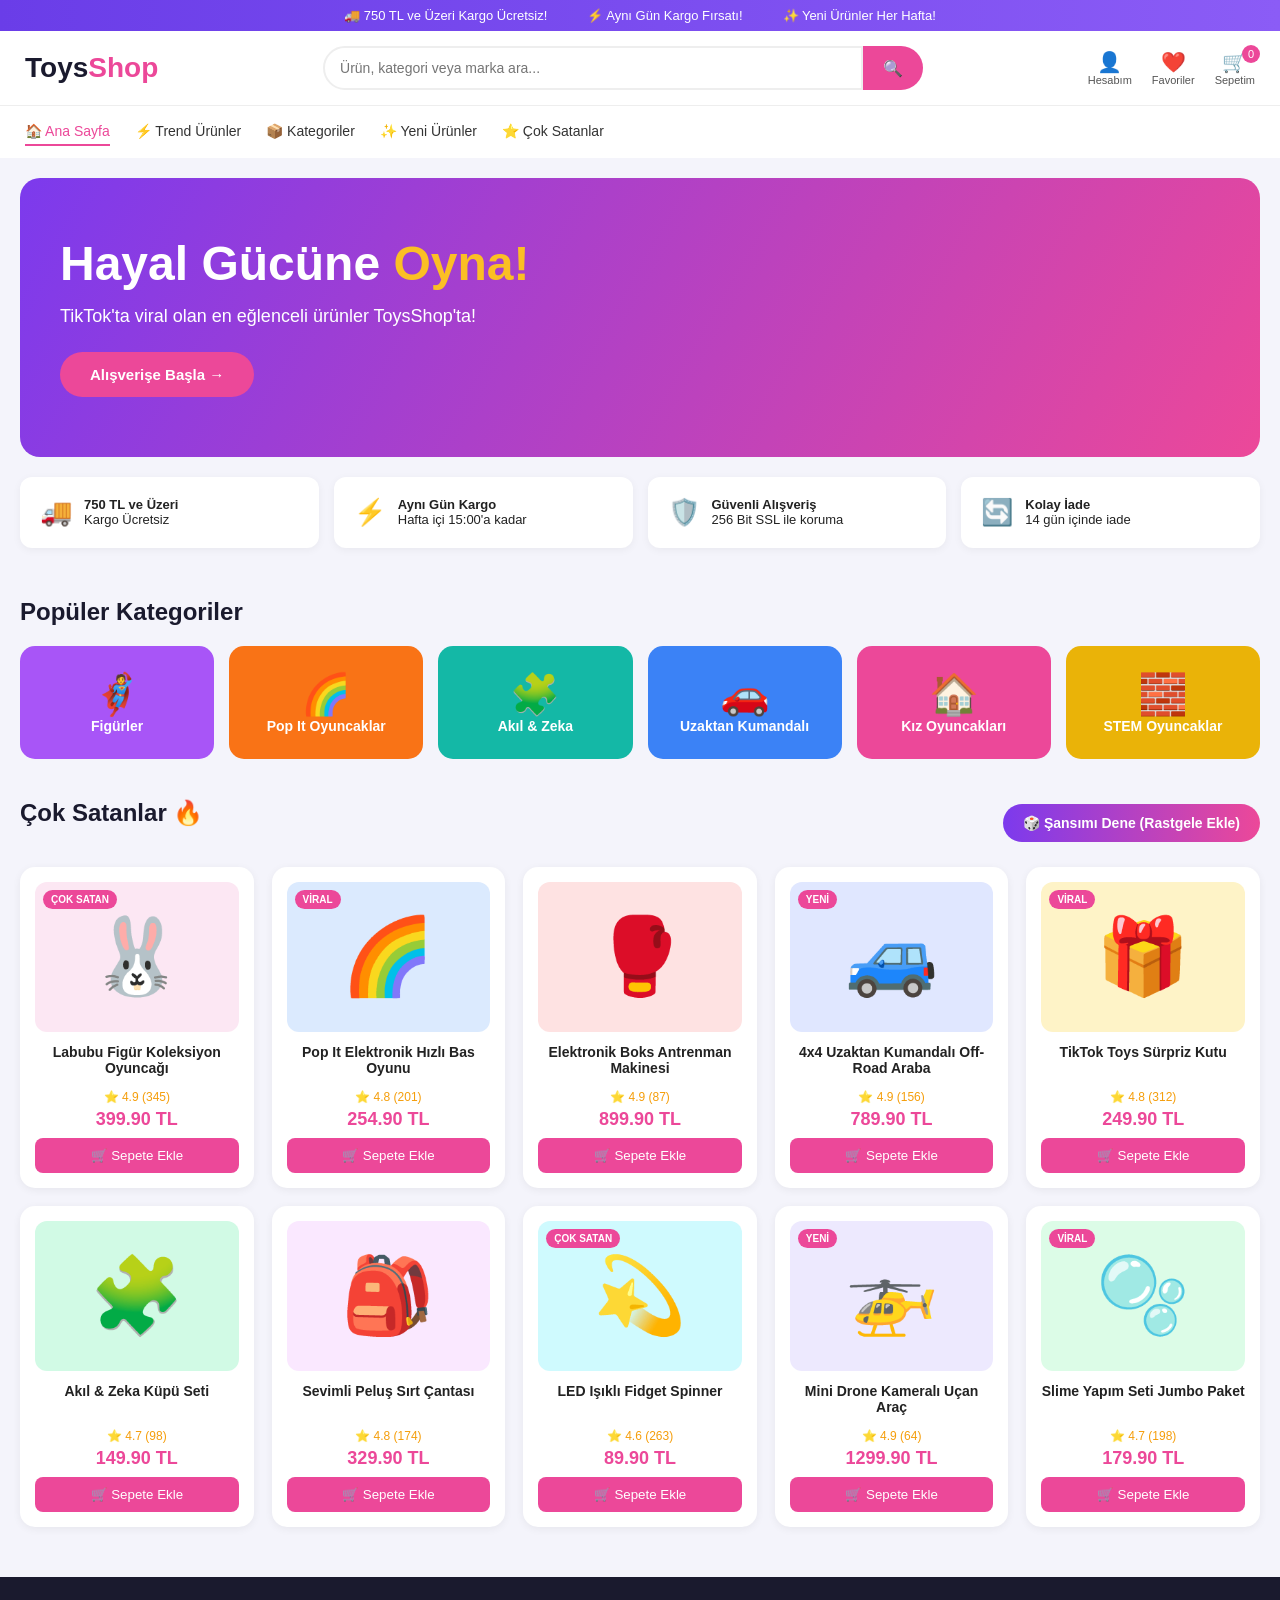
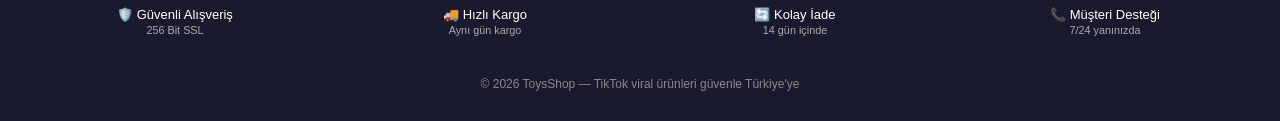
<file: index.html>
<!DOCTYPE html>
<html lang="tr">
<head>
<meta charset="UTF-8">
<meta name="viewport" content="width=device-width, initial-scale=1.0">
<title>ToysShop - Hayal Gücüne Oyna!</title>
<meta name="description" content="TikTok'ta viral olan en eğlenceli ürünler yurtdışından Türkiye'ye ucuz ve güvenli!">
<link rel="stylesheet" href="style.css">
</head>
<body>

<!-- Üst şerit -->
<div class="topbar">
  <span>🚚 750 TL ve Üzeri Kargo Ücretsiz!</span>
  <span>⚡ Aynı Gün Kargo Fırsatı!</span>
  <span>✨ Yeni Ürünler Her Hafta!</span>
</div>

<!-- Header -->
<header class="header">
  <div class="logo">Toys<span>Shop</span></div>
  <div class="search-box">
    <input type="text" id="searchInput" placeholder="Ürün, kategori veya marka ara...">
    <button onclick="aramaYap()">🔍</button>
  </div>
  <div class="header-icons">
    <div class="icon-item" onclick="hesapAc()">👤<small>Hesabım</small></div>
    <div class="icon-item">❤️<small>Favoriler</small></div>
    <div class="icon-item" onclick="sepetiAc()">🛒<span class="badge" id="sepetSayi">0</span><small>Sepetim</small></div>
  </div>
</header>

<!-- Menü -->
<nav class="menu">
  <a href="#" class="active">🏠 Ana Sayfa</a>
  <a href="#trend">⚡ Trend Ürünler</a>
  <a href="#kategoriler">📦 Kategoriler</a>
  <a href="#urunler">✨ Yeni Ürünler</a>
  <a href="#cok-satan">⭐ Çok Satanlar</a>
</nav>

<!-- Hero -->
<section class="hero">
  <div class="hero-text">
    <h1>Hayal Gücüne <span>Oyna!</span></h1>
    <p>TikTok'ta viral olan en eğlenceli ürünler ToysShop'ta!</p>
    <a href="#urunler" class="btn">Alışverişe Başla →</a>
  </div>
</section>

<!-- Avantajlar -->
<section class="features">
  <div class="feature"><div class="fi">🚚</div><div><strong>750 TL ve Üzeri</strong><br>Kargo Ücretsiz</div></div>
  <div class="feature"><div class="fi">⚡</div><div><strong>Aynı Gün Kargo</strong><br>Hafta içi 15:00'a kadar</div></div>
  <div class="feature"><div class="fi">🛡️</div><div><strong>Güvenli Alışveriş</strong><br>256 Bit SSL ile koruma</div></div>
  <div class="feature"><div class="fi">🔄</div><div><strong>Kolay İade</strong><br>14 gün içinde iade</div></div>
</section>

<!-- Kategoriler -->
<section id="kategoriler" class="section">
  <h2>Popüler Kategoriler</h2>
  <div class="kategori-grid" id="kategoriGrid"></div>
</section>

<!-- Ürünler -->
<section id="urunler" class="section">
  <div class="bolum-bas">
    <h2>Çok Satanlar 🔥</h2>
    <button class="rastgele-btn" onclick="rastgeleEkle()">🎲 Şansımı Dene (Rastgele Ekle)</button>
  </div>
  <div class="urun-grid" id="urunGrid"></div>
</section>

<!-- Footer -->
<footer class="footer">
  <div class="footer-item">🛡️ Güvenli Alışveriş<br><small>256 Bit SSL</small></div>
  <div class="footer-item">🚚 Hızlı Kargo<br><small>Aynı gün kargo</small></div>
  <div class="footer-item">🔄 Kolay İade<br><small>14 gün içinde</small></div>
  <div class="footer-item">📞 Müşteri Desteği<br><small>7/24 yanınızda</small></div>
  <p class="copyright">© 2026 ToysShop — TikTok viral ürünleri güvenle Türkiye'ye</p>
</footer>

<!-- Hesap Aç / Giriş modalı (sadece görünüm, çalışmaz) -->
<div class="hesap-modal" id="hesapModal">
  <div class="hesap-kutu">
    <button class="hesap-kapat" onclick="hesapKapat()">✕</button>
    <div class="hesap-logo">Toys<span>Shop</span></div>

    <div class="hesap-tab">
      <button class="tab-btn aktif" onclick="hesapTab('giris')" id="tabGiris">Giriş Yap</button>
      <button class="tab-btn" onclick="hesapTab('kayit')" id="tabKayit">Hesap Aç</button>
    </div>

    <!-- Giriş formu -->
    <div id="girisForm">
      <input type="email" placeholder="E-posta adresin">
      <input type="password" placeholder="Şifren">
      <button class="hesap-btn">Giriş Yap</button>
      <p class="hesap-alt">Şifreni mi unuttun?</p>
    </div>

    <!-- Kayıt formu -->
    <div id="kayitForm" style="display:none">
      <input type="text" placeholder="Ad Soyad">
      <input type="email" placeholder="E-posta adresin">
      <input type="tel" placeholder="Telefon numaran">
      <input type="password" placeholder="Şifre belirle">
      <button class="hesap-btn">Hesap Oluştur</button>
      <p class="hesap-alt">Hesap açarak kullanım koşullarını kabul edersin.</p>
    </div>
  </div>
</div>

<!-- Sepet paneli -->
<div class="sepet-panel" id="sepetPanel">
  <div class="sepet-header">
    <h3>Sepetim</h3>
    <button onclick="sepetiKapat()">✕</button>
  </div>
  <div id="sepetIcerik"></div>
  <div class="sepet-toplam">Toplam: <span id="sepetToplam">0</span> TL</div>
  <button class="btn full">Alışverişi Tamamla</button>
</div>
<div class="overlay" id="overlay" onclick="sepetiKapat()"></div>

<script src="urunler.js"></script>
<script src="script.js"></script>
</body>
</html>
</file>
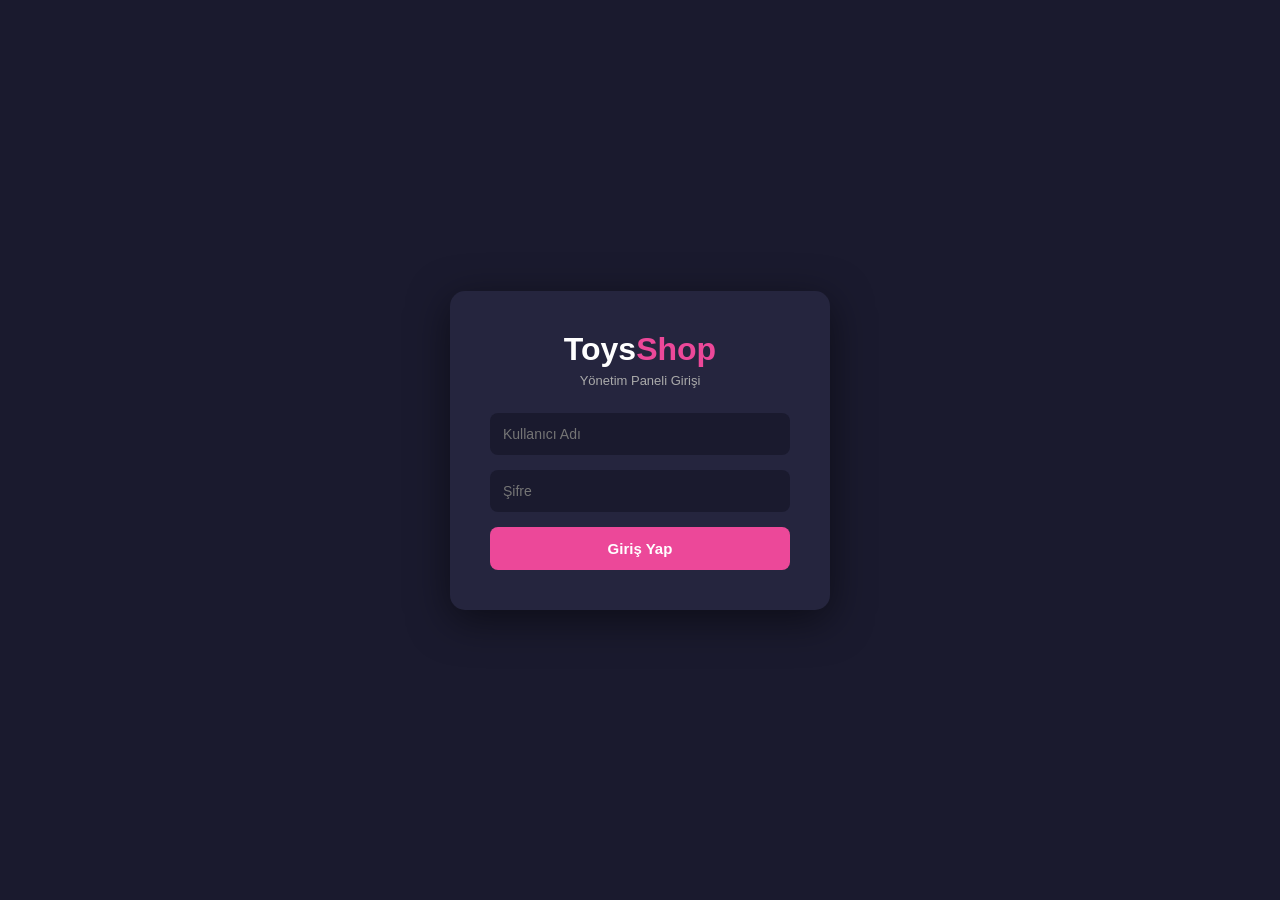
<file: admin/index.html>
<!DOCTYPE html>
<html lang="tr">
<head>
<meta charset="UTF-8">
<meta name="viewport" content="width=device-width, initial-scale=1.0">
<title>ToysShop Admin</title>
<meta name="robots" content="noindex, nofollow">
<style>
* { margin:0; padding:0; box-sizing:border-box; font-family:'Segoe UI',Arial,sans-serif; }
body { background:#1a1a2e; color:#fff; min-height:100vh; }

/* Login ekranı */
.login-wrap {
  display:flex; align-items:center; justify-content:center; min-height:100vh; padding:20px;
}
.login-box {
  background:#25253e; padding:40px; border-radius:15px; width:100%; max-width:380px;
  box-shadow:0 10px 40px rgba(0,0,0,.5);
}
.login-box h1 { text-align:center; margin-bottom:5px; }
.login-box h1 span { color:#ec4899; }
.login-box p { text-align:center; color:#aaa; margin-bottom:25px; font-size:13px; }
.login-box input {
  width:100%; padding:13px; margin-bottom:15px; border:none; border-radius:8px;
  background:#1a1a2e; color:#fff; font-size:14px;
}
.login-box button {
  width:100%; padding:13px; background:#ec4899; color:#fff; border:none;
  border-radius:8px; cursor:pointer; font-weight:bold; font-size:15px;
}
.hata { color:#ef4444; text-align:center; font-size:13px; margin-bottom:10px; display:none; }

/* Panel */
.panel { display:none; padding:25px; max-width:1000px; margin:0 auto; }
.panel-head {
  display:flex; justify-content:space-between; align-items:center; margin-bottom:25px;
  flex-wrap:wrap; gap:10px;
}
.panel-head h1 span { color:#ec4899; }
.cikis { background:#ef4444; color:#fff; border:none; padding:10px 18px; border-radius:8px; cursor:pointer; }

.form-kart, .liste-kart {
  background:#25253e; padding:25px; border-radius:12px; margin-bottom:25px;
}
.form-kart h2, .liste-kart h2 { margin-bottom:18px; font-size:18px; }
.form-satir { display:grid; grid-template-columns:repeat(3,1fr); gap:12px; margin-bottom:12px; }
.form-satir input {
  padding:11px; border:none; border-radius:8px; background:#1a1a2e; color:#fff; font-size:14px;
}
.ekle-btn { background:#22c55e; color:#fff; border:none; padding:12px 25px; border-radius:8px; cursor:pointer; font-weight:bold; }

table { width:100%; border-collapse:collapse; }
th, td { padding:12px; text-align:left; border-bottom:1px solid #333; font-size:14px; }
th { color:#aaa; }
.sil-btn { background:#ef4444; color:#fff; border:none; padding:6px 12px; border-radius:6px; cursor:pointer; }

@media (max-width:600px){ .form-satir{ grid-template-columns:1fr; } table{ font-size:12px; } }
</style>
</head>
<body>

<!-- LOGIN -->
<div class="login-wrap" id="loginWrap">
  <div class="login-box">
    <h1>Toys<span>Shop</span></h1>
    <p>Yönetim Paneli Girişi</p>
    <div class="hata" id="hata">Kullanıcı adı veya şifre hatalı!</div>
    <input type="text" id="kadi" placeholder="Kullanıcı Adı">
    <input type="password" id="sifre" placeholder="Şifre">
    <button onclick="girisYap()">Giriş Yap</button>
  </div>
</div>

<!-- PANEL -->
<div class="panel" id="panel">
  <div class="panel-head">
    <h1>Toys<span>Shop</span> Yönetim</h1>
    <button class="cikis" onclick="cikisYap()">Çıkış Yap</button>
  </div>

  <div class="form-kart">
    <h2>➕ Yeni Ürün Ekle</h2>
    <div class="form-satir">
      <input type="text" id="yAd" placeholder="Ürün adı">
      <input type="number" id="yFiyat" placeholder="Fiyat (TL)">
      <input type="text" id="yEmoji" placeholder="Emoji (örn 🎮)">
    </div>
    <div class="form-satir">
      <input type="number" id="yPuan" placeholder="Puan (örn 4.8)" step="0.1">
      <input type="number" id="yYorum" placeholder="Yorum sayısı">
      <input type="text" id="yKategori" placeholder="Kategori">
    </div>
    <button class="ekle-btn" onclick="urunEkle()">Ürünü Ekle</button>
  </div>

  <div class="liste-kart">
    <h2>📦 Mevcut Ürünler</h2>
    <table>
      <thead><tr><th>Ürün</th><th>Fiyat</th><th>Puan</th><th></th></tr></thead>
      <tbody id="urunTablo"></tbody>
    </table>
  </div>
</div>

<script src="../urunler.js"></script>
<script>
// ==== GİRİŞ BİLGİLERİ ====
const ADMIN_KADI = "HasanK";
const ADMIN_SIFRE = "Hasan1245";

// Oturum kontrolü
if (sessionStorage.getItem('toysshop_admin') === 'ok') {
  gosterPanel();
}

function girisYap() {
  const k = document.getElementById('kadi').value;
  const s = document.getElementById('sifre').value;
  if (k === ADMIN_KADI && s === ADMIN_SIFRE) {
    sessionStorage.setItem('toysshop_admin', 'ok');
    gosterPanel();
  } else {
    document.getElementById('hata').style.display = 'block';
  }
}
function cikisYap() {
  sessionStorage.removeItem('toysshop_admin');
  location.reload();
}
function gosterPanel() {
  document.getElementById('loginWrap').style.display = 'none';
  document.getElementById('panel').style.display = 'block';
  tabloCiz();
}

function tabloCiz() {
  const liste = urunleriGetir();
  document.getElementById('urunTablo').innerHTML = liste.map(u =>
    `<tr>
      <td>${u.emoji} ${u.ad}</td>
      <td>${u.fiyat.toFixed(2)} TL</td>
      <td>⭐ ${u.puan}</td>
      <td><button class="sil-btn" onclick="urunSil(${u.id})">Sil</button></td>
    </tr>`).join('');
}

function urunEkle() {
  const ad = document.getElementById('yAd').value.trim();
  const fiyat = parseFloat(document.getElementById('yFiyat').value);
  if (!ad || !fiyat) { alert('Ürün adı ve fiyat zorunlu!'); return; }
  const liste = urunleriGetir();
  liste.push({
    id: Date.now(),
    ad: ad,
    fiyat: fiyat,
    emoji: document.getElementById('yEmoji').value || '🎁',
    puan: parseFloat(document.getElementById('yPuan').value) || 5.0,
    yorum: parseInt(document.getElementById('yYorum').value) || 0,
    kategori: document.getElementById('yKategori').value || 'Genel'
  });
  urunleriKaydet(liste);
  tabloCiz();
  document.querySelectorAll('.form-satir input').forEach(i => i.value = '');
  alert('Ürün eklendi! ✅');
}

function urunSil(id) {
  if (!confirm('Bu ürün silinsin mi?')) return;
  urunleriKaydet(urunleriGetir().filter(u => u.id !== id));
  tabloCiz();
}
</script>
</body>
</html>
</file>
<file: style.css>
* { margin:0; padding:0; box-sizing:border-box; }
body { font-family:'Segoe UI',Arial,sans-serif; background:#f4f4fb; color:#222; }

/* Üst şerit */
.topbar {
  background:linear-gradient(90deg,#6a3de8,#8b5cf6);
  color:#fff; display:flex; justify-content:center; gap:40px;
  padding:8px 15px; font-size:13px; flex-wrap:wrap;
}

/* Header */
.header {
  display:flex; align-items:center; justify-content:space-between;
  padding:15px 25px; background:#fff; gap:20px; flex-wrap:wrap;
}
.logo { font-size:28px; font-weight:bold; color:#1a1a2e; }
.logo span { color:#ec4899; }
.search-box { flex:1; display:flex; min-width:200px; max-width:600px; }
.search-box input {
  flex:1; padding:12px 15px; border:2px solid #eee;
  border-radius:25px 0 0 25px; outline:none; font-size:14px;
}
.search-box button {
  background:#ec4899; color:#fff; border:none; padding:0 20px;
  border-radius:0 25px 25px 0; cursor:pointer; font-size:16px;
}
.header-icons { display:flex; gap:20px; }
.icon-item {
  display:flex; flex-direction:column; align-items:center;
  font-size:20px; cursor:pointer; position:relative;
}
.icon-item small { font-size:11px; color:#555; }
.badge {
  position:absolute; top:-5px; right:-5px; background:#ec4899;
  color:#fff; border-radius:50%; width:18px; height:18px;
  font-size:11px; display:flex; align-items:center; justify-content:center;
}

/* Menü */
.menu {
  display:flex; gap:25px; padding:12px 25px; background:#fff;
  border-top:1px solid #eee; overflow-x:auto;
}
.menu a {
  text-decoration:none; color:#333; font-size:14px;
  white-space:nowrap; padding:5px 0; font-weight:500;
}
.menu a.active { color:#ec4899; border-bottom:2px solid #ec4899; }

/* Hero */
.hero {
  margin:20px; border-radius:20px; padding:60px 40px;
  background:linear-gradient(120deg,#7c3aed,#ec4899);
  color:#fff;
}
.hero-text h1 { font-size:48px; line-height:1.1; }
.hero-text h1 span { color:#fbbf24; }
.hero-text p { margin:15px 0 25px; font-size:18px; }
.btn {
  display:inline-block; background:#ec4899; color:#fff;
  padding:14px 30px; border-radius:30px; text-decoration:none;
  font-weight:bold; border:none; cursor:pointer; font-size:15px;
}
.btn.full { width:100%; margin-top:15px; }

/* Avantajlar */
.features {
  display:grid; grid-template-columns:repeat(4,1fr); gap:15px;
  padding:0 20px; margin-bottom:30px;
}
.feature {
  background:#fff; padding:20px; border-radius:12px;
  display:flex; align-items:center; gap:12px; font-size:13px;
  box-shadow:0 2px 8px rgba(0,0,0,.05);
}
.fi { font-size:26px; }

/* Bölümler */
.section { padding:20px; }
.section h2 { margin-bottom:20px; color:#1a1a2e; }

/* Kategori */
.kategori-grid {
  display:grid; grid-template-columns:repeat(6,1fr); gap:15px;
}
.kategori-card {
  border-radius:15px; padding:25px 10px; text-align:center;
  color:#fff; font-weight:bold; cursor:pointer; font-size:14px;
}

/* Ürün */
.urun-grid {
  display:grid; grid-template-columns:repeat(5,1fr); gap:18px;
}
.urun-card {
  background:#fff; border-radius:15px; padding:15px;
  box-shadow:0 2px 8px rgba(0,0,0,.06); text-align:center;
}
.urun-gorsel {
  position:relative; width:100%; height:150px; border-radius:12px;
  display:flex; align-items:center; justify-content:center; margin-bottom:12px;
  overflow:hidden;
}
.urun-emoji { font-size:75px; }
.rozet {
  position:absolute; top:8px; left:8px; background:#ec4899; color:#fff;
  font-size:10px; font-weight:bold; padding:4px 8px; border-radius:20px;
}
.urun-card h4 { font-size:14px; margin-bottom:8px; min-height:38px; }
.fiyat { color:#ec4899; font-weight:bold; font-size:18px; }
.puan { color:#f59e0b; font-size:12px; margin:5px 0; }
.urun-card button {
  background:#ec4899; color:#fff; border:none; padding:10px;
  border-radius:8px; width:100%; cursor:pointer; margin-top:8px;
}

/* Footer */
.footer {
  background:#1a1a2e; color:#fff; padding:30px;
  display:grid; grid-template-columns:repeat(4,1fr); gap:20px;
  text-align:center; font-size:13px; margin-top:30px;
}
.footer small { color:#aaa; }
.copyright { grid-column:1/-1; margin-top:20px; color:#888; font-size:12px; }

/* Sepet */
.sepet-panel {
  position:fixed; top:0; right:-400px; width:350px; height:100%;
  background:#fff; box-shadow:-5px 0 20px rgba(0,0,0,.2);
  padding:20px; transition:right .3s; z-index:1000; overflow-y:auto;
}
.sepet-panel.acik { right:0; }
.sepet-header { display:flex; justify-content:space-between; margin-bottom:20px; }
.sepet-header button { background:none; border:none; font-size:20px; cursor:pointer; }
.sepet-urun {
  display:flex; justify-content:space-between; align-items:center;
  padding:10px 0; border-bottom:1px solid #eee; font-size:14px;
}
.sepet-urun button { background:#ef4444; color:#fff; border:none; border-radius:5px; padding:4px 8px; cursor:pointer; }
.sepet-toplam { margin:20px 0 10px; font-weight:bold; font-size:18px; }
.overlay {
  display:none; position:fixed; top:0; left:0; width:100%; height:100%;
  background:rgba(0,0,0,.5); z-index:999;
}
.overlay.acik { display:block; }

/* ===== TELEFON UYUMU ===== */
@media (max-width:900px) {
  .features { grid-template-columns:repeat(2,1fr); }
  .kategori-grid { grid-template-columns:repeat(3,1fr); }
  .urun-grid { grid-template-columns:repeat(2,1fr); }
  .footer { grid-template-columns:repeat(2,1fr); }
  .hero-text h1 { font-size:32px; }
}
@media (max-width:600px) {
  .header { flex-direction:column; }
  .header-icons { gap:25px; }
  .topbar { gap:15px; font-size:11px; }
  .kategori-grid { grid-template-columns:repeat(2,1fr); }
  .hero { padding:40px 20px; margin:10px; }
  .hero-text h1 { font-size:28px; }
}

/* Bölüm başlığı + rastgele buton */
.bolum-bas {
  display:flex; justify-content:space-between; align-items:center;
  margin-bottom:20px; flex-wrap:wrap; gap:10px;
}
.rastgele-btn {
  background:linear-gradient(90deg,#7c3aed,#ec4899); color:#fff; border:none;
  padding:11px 20px; border-radius:25px; cursor:pointer; font-weight:bold; font-size:14px;
}

/* Sepet mini görsel */
.sepet-mini {
  width:45px; height:45px; border-radius:8px; display:flex;
  align-items:center; justify-content:center; font-size:24px; flex-shrink:0;
}
.sepet-urun { gap:10px; }

/* Hesap modalı */
.hesap-modal {
  display:none; position:fixed; top:0; left:0; width:100%; height:100%;
  background:rgba(0,0,0,.6); z-index:2000; align-items:center; justify-content:center; padding:20px;
}
.hesap-modal.acik { display:flex; }
.hesap-kutu {
  background:#fff; padding:35px 30px; border-radius:18px; width:100%; max-width:400px;
  position:relative; box-shadow:0 20px 60px rgba(0,0,0,.3);
}
.hesap-kapat {
  position:absolute; top:15px; right:15px; background:none; border:none;
  font-size:20px; cursor:pointer; color:#999;
}
.hesap-logo { text-align:center; font-size:26px; font-weight:bold; color:#1a1a2e; margin-bottom:20px; }
.hesap-logo span { color:#ec4899; }
.hesap-tab { display:flex; gap:10px; margin-bottom:20px; }
.tab-btn {
  flex:1; padding:12px; border:none; background:#f4f4fb; border-radius:10px;
  cursor:pointer; font-weight:600; color:#666;
}
.tab-btn.aktif { background:#ec4899; color:#fff; }
.hesap-kutu input {
  width:100%; padding:13px; margin-bottom:12px; border:2px solid #eee;
  border-radius:10px; font-size:14px; outline:none;
}
.hesap-kutu input:focus { border-color:#ec4899; }
.hesap-btn {
  width:100%; padding:14px; background:#ec4899; color:#fff; border:none;
  border-radius:10px; cursor:pointer; font-weight:bold; font-size:15px; margin-top:5px;
}
.hesap-alt { text-align:center; color:#999; font-size:12px; margin-top:15px; cursor:pointer; }
</file>
